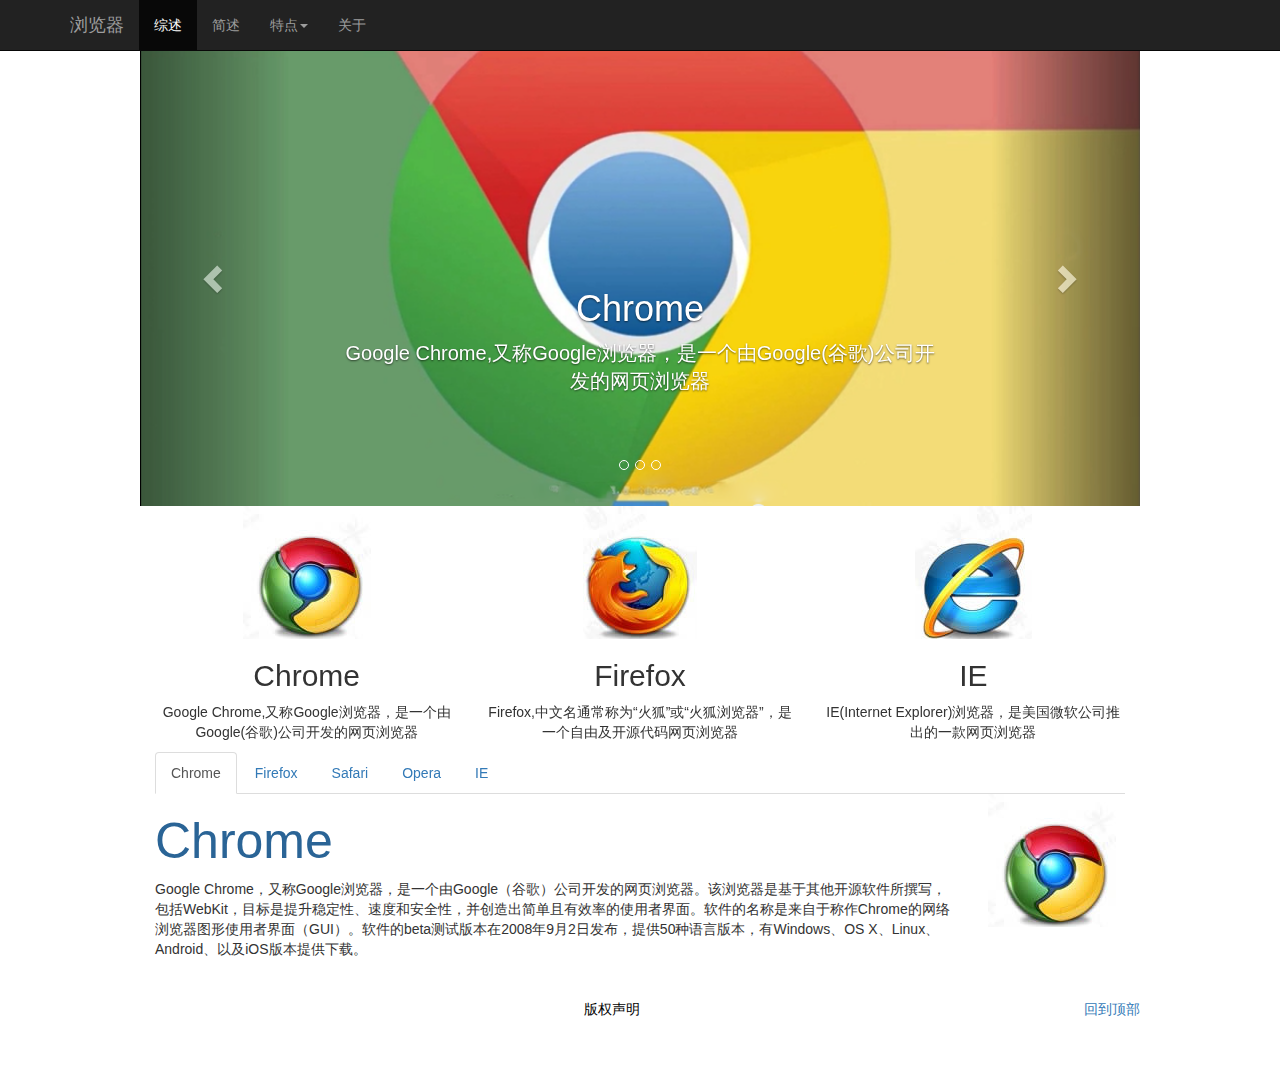
<file: browser/index.html>
<!DOCTYPE html>
<html>
	<head>
		<meta charset="utf-8" />
		<meta http-equiv="X-UA-Compatible" content="IE=edge"/>
		<meta name="viewport" content="width=device-width,initital-scale=1"/>
		<title>浏览器</title>
		<link rel="stylesheet"  href="css/bootstrap.min.css"/>
		<style type="text/css">
			body{
				padding: 50px 0; 
							
			}
			
			#mycarousel img{
				width: 100%;
				height: 40%;
				
			}
			.carousel-caption p{
				margin-bottom: 60px;
				font-size: 20px;
				
			}
			.col-md-4{
				text-align: center;
			}
			.nav-container,footer,#containerone,#mycarousel{
				width: 1000px;
				margin: 0 auto;
			}
			.nav-content{
				padding: 30px 0;
			}
			.row-h2{
				font-size: 50px;
				color: #2a6496;
				
			}
			
			footer{
				text-align: center;
				padding-top: 30px;
				color: #000000;
			}
		</style>
	</head>
	<body>
		
		<nav class="navbar navbar-default navbar-fixed-top navbar-inverse">
			<div class="container">
				<div class="navbar-header">
					<a href="#" class="navbar-brand" >浏览器</a>
					<button type="button" class="navbar-toggle" data-toggle="collapse" data-target="#demo-navbar" />
						<span class="icon-bar"></span>
						<span class="icon-bar"></span>
						<span class="icon-bar"></span>
						<span class="icon-bar"></span>
					</button>

				</div>
				<div class="collapse navbar-collapse" id="demo-navbar">
					<ul class="nav navbar-nav">
						<li class="active"><a href="#">综述</a></li>
						<li><a href="#">简述</a></li>
						<li class="dropdown">
							<a href="#" data-toggle="dropdown">
								特点<span class="caret"></span>
							</a>
							<ul class="dropdown-menu">
								<li><a href="#tab-chrome">Chrome</a></li>
								<li><a href="#tab-firefox">Firefox</a></li>
								<li><a href="#tab-safari">Safari</a></li>
								<li><a href="#tab-opera">Opera</a></li>
								<li><a href="#tab-ie">IE</a></li>
							</ul>
						</li>
						
						<li><a href="#" data-toggle="modal" data-target="#mymodal">关于</a></li>
					</ul>
						
					
				</div>
			</div>
		</nav>

		
		<div class="carousel slide" id="mycarousel">
			<ol class="carousel-indicators">
				<li date-target="#mycarousel" data-slide-to="0"></li>
				<li data-target="#mycarousel" data-slide-to="1"></li>
				<li data-target="#mycarousel" data-slide-to="2"></li>
		
			</ol>
			<div class="carousel-inner">
				<div class="item active">
					<img src="img/QQ截图20160708120512.png" alt="谷歌" />
					<div class="carousel-caption">
						<h1>Chrome</h1>
						<p>Google Chrome,又称Google浏览器，是一个由Google(谷歌)公司开发的网页浏览器</p>
					</div>
				</div>
				<div class="item">
					<img src="img/QQ截图20160708120629.png" alt="火狐" />
					<div class="carousel-caption">
						<h1>Firefox</h1>
						<p>Firefox,中文名通常称为“火狐”或“火狐浏览器”，是一个自由及开源代码网页浏览器</p>
					</div>
				</div>
				<div class="item">
					<img src="img/QQ截图20160708120717.png" alt="Opera" />
					<div class="carousel-caption">
						<h1>Opera</h1>
						<p>Opera浏览器，是跨平台浏览器可以在Windows、Mac、Linux三个操作系统平台上运行</p>
					</div>
				</div>
				<a href="#mycarousel" data-slide="prev" class="carousel-control left">
					<span class="glyphicon glyphicon-chevron-left"></span>
				</a>
				<a href="#mycarousel" data-slide="next" class="carousel-control right">
					<span class="glyphicon glyphicon-chevron-right"></span>
				</a>
			</div>
		</div>
		
		<div class="container" id="containerone">
			<div class="row">
				<div class="col-md-4 col-sm-6 col-xs-12">
					<img src="img/2010071822560954_01.png" alt="Chrome" />
					<h2>Chrome</h2>
					<p>Google Chrome,又称Google浏览器，是一个由Google(谷歌)公司开发的网页浏览器</p>
				</div>
				<div class="col-md-4 col-sm-6 col-xs-12">
					<img src="img/2010071822560954_02.png" alt="Firefox" />
					<h2>Firefox</h2>
					<p>Firefox,中文名通常称为“火狐”或“火狐浏览器”，是一个自由及开源代码网页浏览器</p>
				</div>
				<div class="col-md-4 col-sm-6 col-xs-12">
					<img src="img/2010071822560954_03.png" alt="Opera" />
					<h2>IE</h2>
					<p>IE(Internet Explorer)浏览器，是美国微软公司推出的一款网页浏览器</p>
				</div>
				
			</div>
		</div>
		
		<div class="container nav-container">
			<ul class="nav nav-tabs" id="tab-list">
				<li class="active"><a href="#tab-chrome" data-toggle="tab">Chrome</a></li>
				<li><a href="#tab-firefox" data-toggle="tab">Firefox</a></li>
				<li><a href="#tab-safari" data-toggle="tab">Safari</a></li>
				<li><a href="#tab-opera" data-toggle="tab">Opera</a></li>
				<li><a href="#tab-ie" data-toggle="tab">IE</a></li>
			</ul>
			
			<div class="tab-content">
				<div class="tab-pane active" id="tab-chrome">
					<div class="row">
						<div class="col-md-10">
							<h2 class="row-h2">Chrome</h2>
							<p>Google Chrome，又称Google浏览器，是一个由Google（谷歌）公司开发的网页浏览器。该浏览器是基于其他开源软件所撰写，包括WebKit，目标是提升稳定性、速度和安全性，并创造出简单且有效率的使用者界面。软件的名称是来自于称作Chrome的网络浏览器图形使用者界面（GUI）。软件的beta测试版本在2008年9月2日发布，提供50种语言版本，有Windows、OS X、Linux、Android、以及iOS版本提供下载。</p>
						</div>
						<div class="col-md-2">
							<img src="img/2010071822560954_01.png" alt="Chrome" />
						</div>
					</div>
				</div>
				<div class="tab-pane" id="tab-firefox">
					<div class="row nav-content">
						<div class="col-md-2">
							<img src="img/2010071822560954_02.png" alt="Firefox" />
						</div>
						<div class="col-md-10">
							<h2 class="row-h2">Firebox</h2>
							<p>Mozilla Firefox，中文俗称“火狐”（正式缩写为Fx或fx，非正式缩写为FF），是一个自由及开放源代码网页浏览器，使用Gecko排版引擎，支持多种操作系统，如Windows、Mac OS X及GNU/Linux等。该浏览器提供了两种版本，普通版和ESR（Extended Support Release，延长支持）版，ESR版本是 Mozilla 专门为那些无法或不愿每隔六周就升级一次的企业打造。Firefox ESR 版的升级周期为 42 周，而普通 Firefox 的升级周期为
								6 周。</p>
						</div>
					</div>
				</div>
				<div class="tab-pane" id="tab-safari">
					<div class="row nav-content">
						<div class="col-md-10">
							<h2 class="row-h2">safari</h2>
							<p>Safari，是苹果计算机的最新操作系统Mac OS X中的浏览器，使用了KDE的KHTML作为浏览器的运算核心。Safari,苹果计算机的最新操作系统Mac OS X中新的浏览器，用来取代之前的Internet ExplorerforMac。Safari使用了KDE的KHTML作为浏览器的计算核心。 该浏览器已支持Windows平台，但是与运行在Mac OS X上的safari相比，有些功能出现丢失。Safari也是iPhone手机、iPodTouch、iPad平板电脑中iOS指定默认浏览器。</p>
						</div>
						<div class="col-md-2">
							<img src="img/2010071822560954_07.png" alt="safari" />
						</div>
					</div>
				</div>
				<div class="tab-pane" id="tab-opera">
					<div class="row nav-content">
						<div class="col-md-2">
							<img src="img/2010071822560954_06.png" alt="Opera" />
						</div>
						<div class="col-md-10">
							<h2 class="row-h2">Opera</h2>
							<p>Opera浏览器，是一款挪威Opera Software ASA公司制作的支持多页面标签式浏览的网络浏览器，是跨平台浏览器可以在Windows、Mac和Linux三个操作系统平台上运行。Opera浏览器创始于1995年4月。2016.1.25日最新版本34.0（34.0.2036.50）。</p>
						</div>
					</div>
				</div>
				<div class="tab-pane" id="tab-ie">
					<div class="row nav-content">
						<div class="col-md-10">
							<h2 class="row-h2">IE</h2>
							<p>Internet Explorer，是美国微软公司推出的一款网页浏览器。原称Microsoft Internet Explorer(6版本以前)和Windows Internet Explorer(7、8、9、10、11版本)，简称IE。在IE7以前，中文直译为“网络探路者”，但在IE7以后官方便直接俗称"IE浏览器"。</p>
						</div>
						<div class="col-md-2">
							<img src="img/2010071822560954_03.png" alt="IE" />
						</div>
					</div>
				</div>	
			</div>

		</div>
		
		<footer>
			<p class="pull-right"><a href="#top">回到顶部</a></p>
			<p>版权声明</p>
		</footer>
		
		<div class="modal fade" id="mymodal">
			<div class="modal-dialog">
				<div class="modal-content">
					<div class="modal-header">
						
						<button type="button" class="close" data-dismiss="modal">
							<span>&times;</span>
							
						</button>
						<h4>关于</h4>
					</div>
					<div class="modal-body">
						浏览器是指可以显示网页服务器或者文件系统的HTML文件（标准通用标记语言的一个应用）内容，并让用户与这些文件交互的一种软件。
					</div>
					<div class="modal-footer">
						<button type="button" class="btn btn-default" data-dismiss="modal">了解了</button>
						
					</div>
				</div>
			</div>
		</div>
		
		<script src="js/jquery-1.12.0.js"></script>
		<script src="js/bootstrap.min.js"></script>
		<script>
		
			$(function(){
				$('#demo-navbar .dropdown a').click(function(){
					var href=$(this).attr("href");
					$("#tab-list a[href='"+href+"']").tab("show");
					
				})
			})
			
			
			$('#mycarousel').carousel({
				interval:2000,
			})
		</script>
	</body>
</html>
</file>
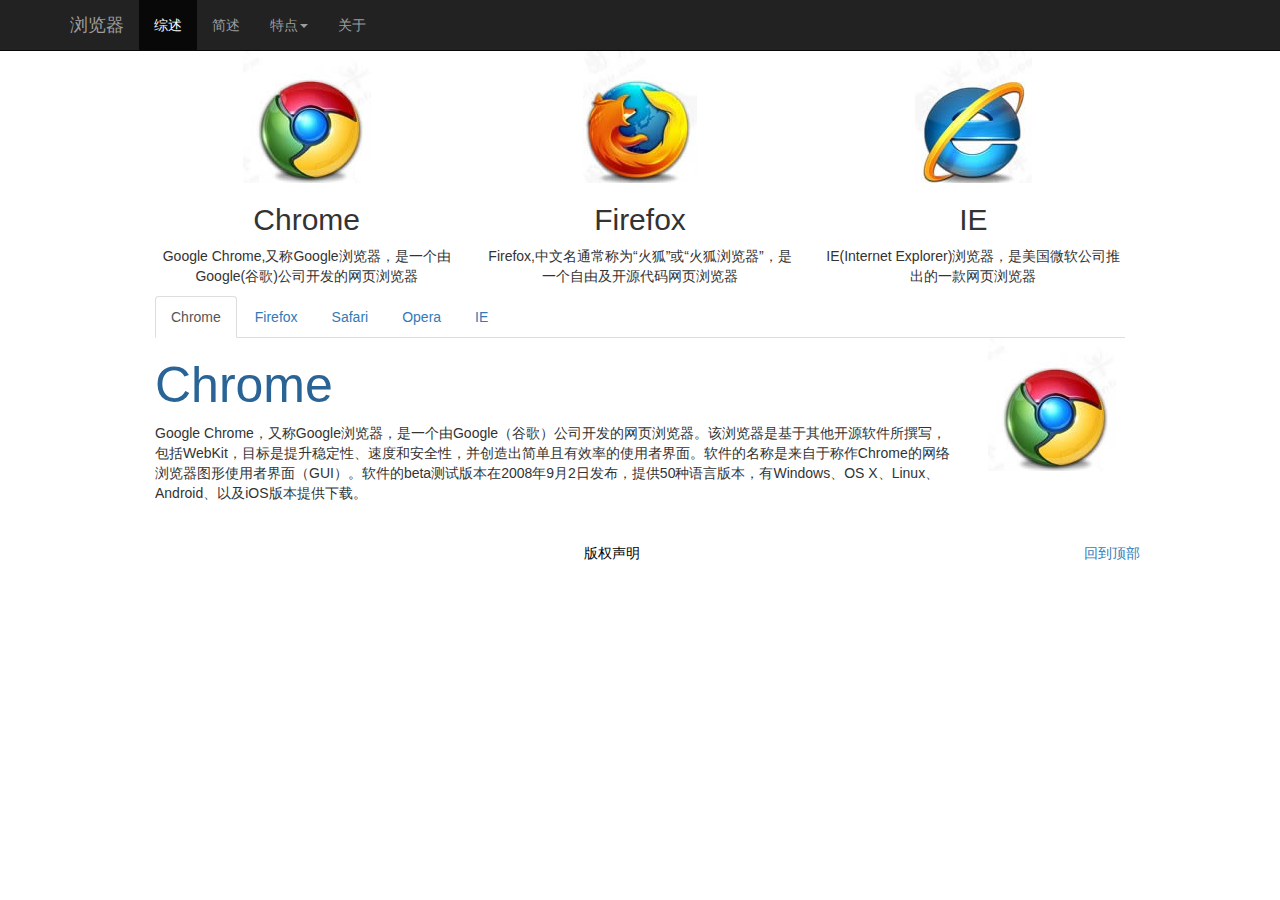
<file: browsers/index.html>
<!DOCTYPE html>
<html>
	<head>
		<meta charset="utf-8" />
		<meta http-equiv="X-UA-Compatible" content="IE=edge"/>
		<meta name="viewport" content="width=device-width,initital-scale=1"/>
		<title>浏览器</title>
		<link rel="stylesheet"  href="css/bootstrap.min.css"/>
		<style type="text/css">
			body{
				padding: 50px 0; 
							
			}
			
			
			.col-md-4{
				text-align: center;
			}
			.nav-container,footer,#containerone,#mycarousel{
				width: 1000px;
				margin: 0 auto;
			}
			.nav-content{
				padding: 30px 0;
			}
			.row-h2{
				font-size: 50px;
				color: #2a6496;
				
			}
			
			footer{
				text-align: center;
				padding-top: 30px;
				color: #000000;
			}
		</style>
	</head>
	<body>
		
		<nav class="navbar navbar-default navbar-fixed-top navbar-inverse">
			<div class="container">
				<div class="navbar-header">
					<a href="#" class="navbar-brand" >浏览器</a>
					<button type="button" class="navbar-toggle" data-toggle="collapse" data-target="#demo-navbar" />
						<span class="icon-bar"></span>
						<span class="icon-bar"></span>
						<span class="icon-bar"></span>
						<span class="icon-bar"></span>
					</button>

				</div>
				<div class="collapse navbar-collapse" id="demo-navbar">
					<ul class="nav navbar-nav">
						<li class="active"><a href="#">综述</a></li>
						<li><a href="#">简述</a></li>
						<li class="dropdown">
							<a href="#" data-toggle="dropdown">
								特点<span class="caret"></span>
							</a>
							<ul class="dropdown-menu">
								<li><a href="#tab-chrome">Chrome</a></li>
								<li><a href="#tab-firefox">Firefox</a></li>
								<li><a href="#tab-safari">Safari</a></li>
								<li><a href="#tab-opera">Opera</a></li>
								<li><a href="#tab-ie">IE</a></li>
							</ul>
						</li>
						
						<li><a href="#" data-toggle="modal" data-target="#mymodal">关于</a></li>
					</ul>
						
					
				</div>
			</div>
		</nav>

		
		
		
		<div class="container" id="containerone">
			<div class="row">
				<div class="col-md-4 col-sm-6 col-xs-12">
					<img src="img/2010071822560954_01.png" alt="Chrome" />
					<h2>Chrome</h2>
					<p>Google Chrome,又称Google浏览器，是一个由Google(谷歌)公司开发的网页浏览器</p>
				</div>
				<div class="col-md-4 col-sm-6 col-xs-12">
					<img src="img/2010071822560954_02.png" alt="Firefox" />
					<h2>Firefox</h2>
					<p>Firefox,中文名通常称为“火狐”或“火狐浏览器”，是一个自由及开源代码网页浏览器</p>
				</div>
				<div class="col-md-4 col-sm-6 col-xs-12">
					<img src="img/2010071822560954_03.png" alt="Opera" />
					<h2>IE</h2>
					<p>IE(Internet Explorer)浏览器，是美国微软公司推出的一款网页浏览器</p>
				</div>
				
			</div>
		</div>
		
		<div class="container nav-container">
			<ul class="nav nav-tabs" id="tab-list">
				<li class="active"><a href="#tab-chrome" data-toggle="tab">Chrome</a></li>
				<li><a href="#tab-firefox" data-toggle="tab">Firefox</a></li>
				<li><a href="#tab-safari" data-toggle="tab">Safari</a></li>
				<li><a href="#tab-opera" data-toggle="tab">Opera</a></li>
				<li><a href="#tab-ie" data-toggle="tab">IE</a></li>
			</ul>
			
			<div class="tab-content">
				<div class="tab-pane active" id="tab-chrome">
					<div class="row">
						<div class="col-md-10">
							<h2 class="row-h2">Chrome</h2>
							<p>Google Chrome，又称Google浏览器，是一个由Google（谷歌）公司开发的网页浏览器。该浏览器是基于其他开源软件所撰写，包括WebKit，目标是提升稳定性、速度和安全性，并创造出简单且有效率的使用者界面。软件的名称是来自于称作Chrome的网络浏览器图形使用者界面（GUI）。软件的beta测试版本在2008年9月2日发布，提供50种语言版本，有Windows、OS X、Linux、Android、以及iOS版本提供下载。</p>
						</div>
						<div class="col-md-2">
							<img src="img/2010071822560954_01.png" alt="Chrome" />
						</div>
					</div>
				</div>
				<div class="tab-pane" id="tab-firefox">
					<div class="row nav-content">
						<div class="col-md-2">
							<img src="img/2010071822560954_02.png" alt="Firefox" />
						</div>
						<div class="col-md-10">
							<h2 class="row-h2">Firebox</h2>
							<p>Mozilla Firefox，中文俗称“火狐”（正式缩写为Fx或fx，非正式缩写为FF），是一个自由及开放源代码网页浏览器，使用Gecko排版引擎，支持多种操作系统，如Windows、Mac OS X及GNU/Linux等。该浏览器提供了两种版本，普通版和ESR（Extended Support Release，延长支持）版，ESR版本是 Mozilla 专门为那些无法或不愿每隔六周就升级一次的企业打造。Firefox ESR 版的升级周期为 42 周，而普通 Firefox 的升级周期为
								6 周。</p>
						</div>
					</div>
				</div>
				<div class="tab-pane" id="tab-safari">
					<div class="row nav-content">
						<div class="col-md-10">
							<h2 class="row-h2">safari</h2>
							<p>Safari，是苹果计算机的最新操作系统Mac OS X中的浏览器，使用了KDE的KHTML作为浏览器的运算核心。Safari,苹果计算机的最新操作系统Mac OS X中新的浏览器，用来取代之前的Internet ExplorerforMac。Safari使用了KDE的KHTML作为浏览器的计算核心。 该浏览器已支持Windows平台，但是与运行在Mac OS X上的safari相比，有些功能出现丢失。Safari也是iPhone手机、iPodTouch、iPad平板电脑中iOS指定默认浏览器。</p>
						</div>
						<div class="col-md-2">
							<img src="img/2010071822560954_07.png" alt="safari" />
						</div>
					</div>
				</div>
				<div class="tab-pane" id="tab-opera">
					<div class="row nav-content">
						<div class="col-md-2">
							<img src="img/2010071822560954_06.png" alt="Opera" />
						</div>
						<div class="col-md-10">
							<h2 class="row-h2">Opera</h2>
							<p>Opera浏览器，是一款挪威Opera Software ASA公司制作的支持多页面标签式浏览的网络浏览器，是跨平台浏览器可以在Windows、Mac和Linux三个操作系统平台上运行。Opera浏览器创始于1995年4月。2016.1.25日最新版本34.0（34.0.2036.50）。</p>
						</div>
					</div>
				</div>
				<div class="tab-pane" id="tab-ie">
					<div class="row nav-content">
						<div class="col-md-10">
							<h2 class="row-h2">IE</h2>
							<p>Internet Explorer，是美国微软公司推出的一款网页浏览器。原称Microsoft Internet Explorer(6版本以前)和Windows Internet Explorer(7、8、9、10、11版本)，简称IE。在IE7以前，中文直译为“网络探路者”，但在IE7以后官方便直接俗称"IE浏览器"。</p>
						</div>
						<div class="col-md-2">
							<img src="img/2010071822560954_03.png" alt="IE" />
						</div>
					</div>
				</div>	
			</div>

		</div>
		
		<footer>
			<p class="pull-right"><a href="#top">回到顶部</a></p>
			<p>版权声明</p>
		</footer>
		
		<div class="modal fade" id="mymodal">
			<div class="modal-dialog">
				<div class="modal-content">
					<div class="modal-header">
						
						<button type="button" class="close" data-dismiss="modal">
							<span>&times;</span>
							
						</button>
						<h4>关于</h4>
					</div>
					<div class="modal-body">
						浏览器是指可以显示网页服务器或者文件系统的HTML文件（标准通用标记语言的一个应用）内容，并让用户与这些文件交互的一种软件。
					</div>
					<div class="modal-footer">
						<button type="button" class="btn btn-default" data-dismiss="modal">了解了</button>
						
					</div>
				</div>
			</div>
		</div>
		
		<script src="js/jquery-1.12.0.js"></script>
		<script src="js/bootstrap.min.js"></script>
		<script>
		
			$(function(){
				$('#demo-navbar .dropdown a').click(function(){
					var href=$(this).attr("href");
					$("#tab-list a[href='"+href+"']").tab("show");
					
				})
			})
			
			
			$('#mycarousel').carousel({
				interval:2000,
			})
		</script>
	</body>
</html>
</file>
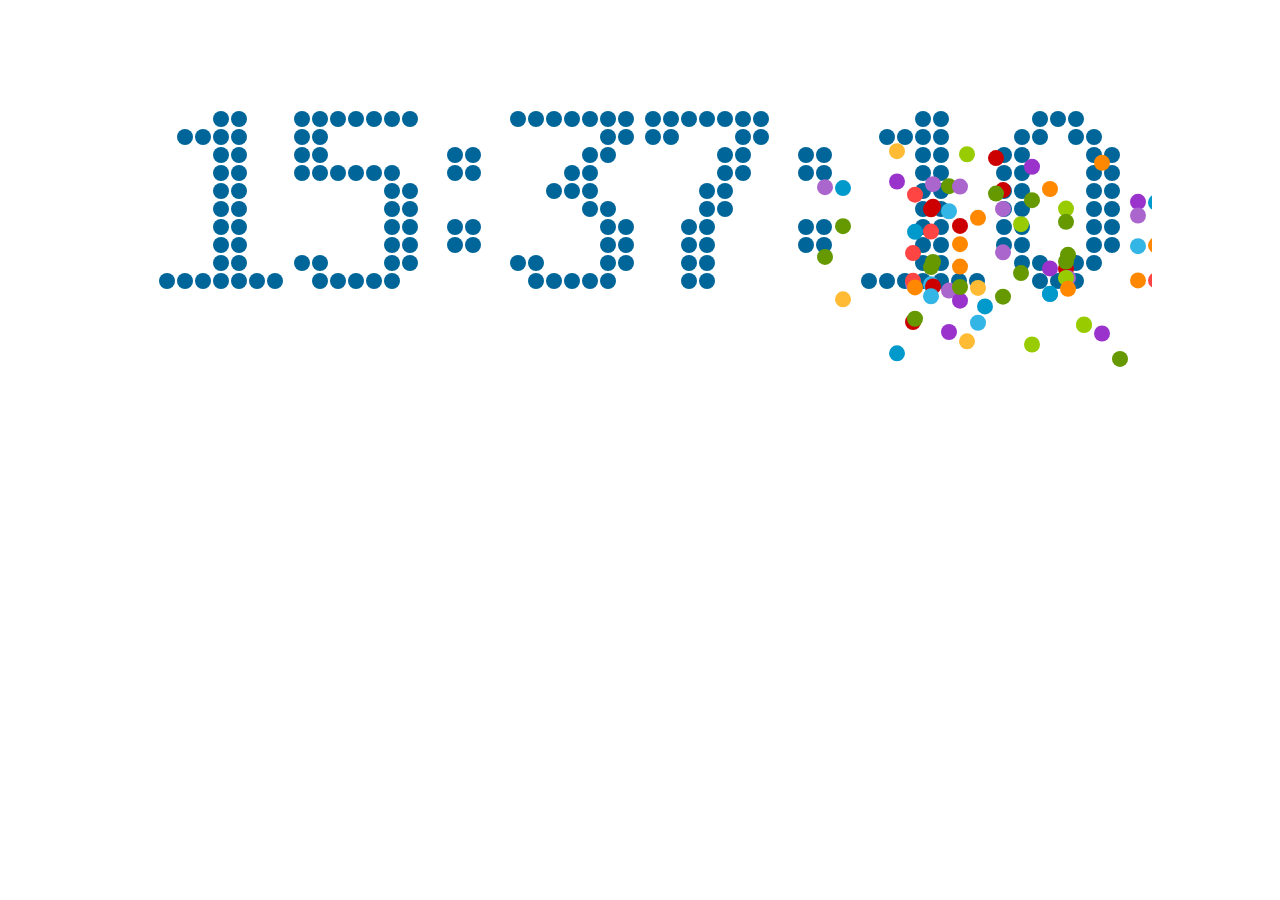
<file: canvas_clock/index.html>
<!DOCTYPE html>
<html>
<head lang="en">
    <meta charset="UTF-8">
    <title></title>
</head>
<body>
    <canvas id="canvas" style="display:block;margin:50px auto;">
        当前浏览器不支持Canvas，请更换浏览器后再试
    </canvas>

    <script src="digit.js"></script>
    <script src="countdown.js"></script>
</body>
</html>
</file>
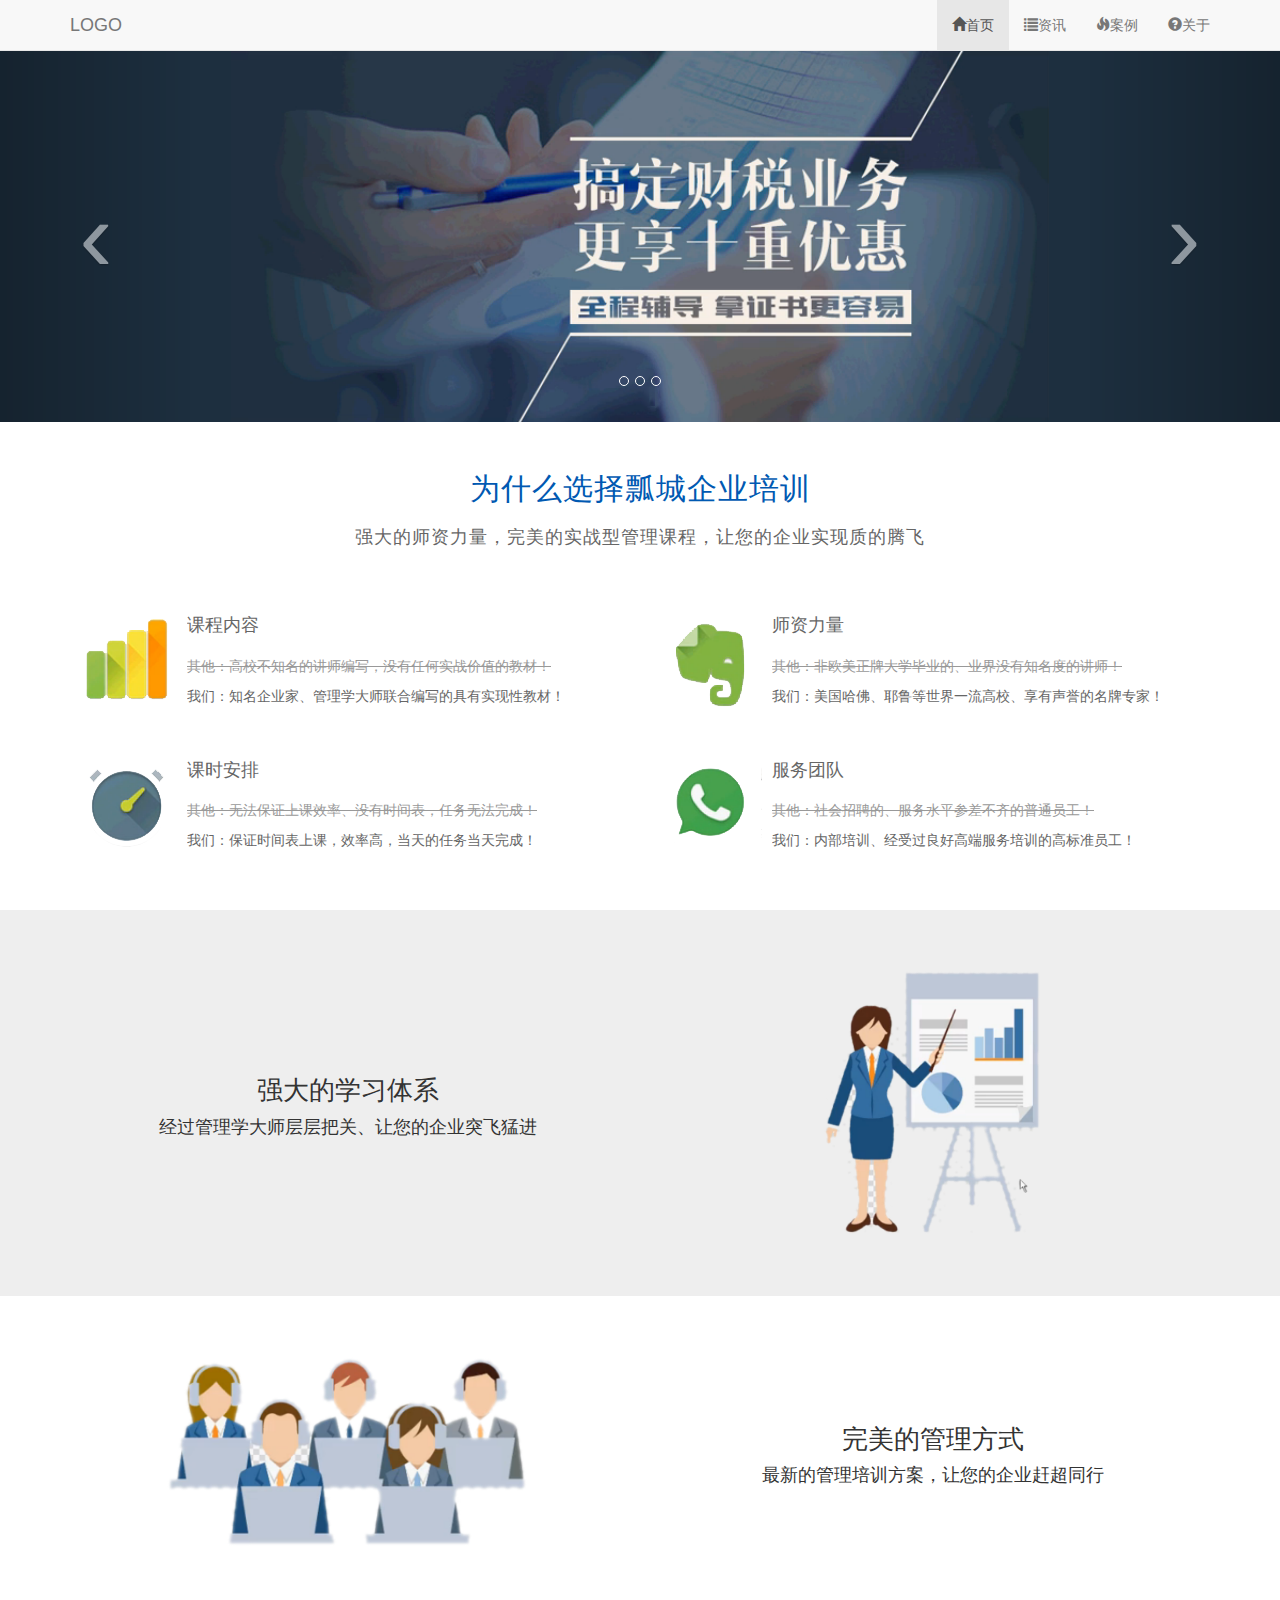
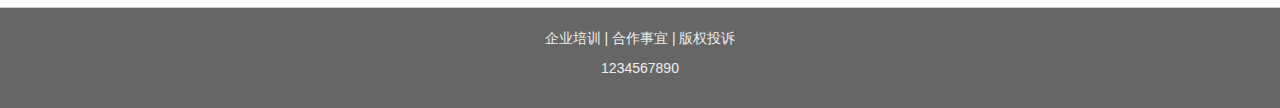
<file: practice/index.html>
<!DOCTYPE html>
<html>
	<head>
		<meta charset="utf-8" />
		<meta name="viewport" content="width=device-width,initial-scale=1,user-scalable=no"/>
		<title>项目实战</title>
		<link rel="stylesheet" href="css/bootstrap.min.css"/>
		<link rel="stylesheet" href="css/style.css" />
		
	</head>
	<body>
		
		<nav class="navbar navbar-default navbar-fixed-top">
			<div class="container">
				<div class="navbar-header">
					<a href="#" class="navbar-brand logo" >LOGO</a>
					<button type="button" class="navbar-toggle" data-toggle="collapse" data-target="#navbar-collapse">
						<span class="icon-bar"></span>
						<span class="icon-bar"></span>
						<span class="icon-bar"></span>
						<span class="icon-bar"></span>
					</button>

				</div>
				<div class="collapse navbar-collapse" id="navbar-collapse">
					<ul class="nav navbar-nav navbar-right" style="margin-top: 0;">
						<li class="active"><a href="index.html"><span class="glyphicon glyphicon-home"></span>首页</a></li>
						<li><a href="information.html"><span class="glyphicon glyphicon-list"></span>资讯</a></li>
						<li><a href="case.html"><span class="glyphicon glyphicon-fire"></span>案例</a></li>
						<li><a href="about.html"><span class="glyphicon glyphicon-question-sign"></span>关于</a></li>
					</ul>
						
					
				</div>
			</div>
		</nav>
		
		<div class="carousel slide" id="mycarousel">
			<ol class="carousel-indicators">
				<li data-target="#mycarousel" data-slide-to="0"></li>
				<li data-target="#mycarousel" data-slide-to="1"></li>
				<li data-target="#mycarousel" data-slide-to="2"></li>
			</ol>
			<div class="carousel-inner">
				<div class="item active" id="carousel-img-one">
					<img src="img/QQ截图20160708220853.png" alt="第一张" />
				</div>
				<div class="item" id="carousel-img-two">
					<img src="img/QQ截图20160708220955.png" alt="第二张" />
				</div>
				<div class="item" id="carousel-img-three">
					<img src="img/QQ截图20160708221257.png" alt="第三张" />
				</div>
			</div>
			<a href="#mycarousel" data-slide="prev" class="carousel-control left">&lsaquo;</a>
			<a href="#mycarousel" data-slide="next" class="carousel-control right">&rsaquo;</a>
		</div>
		
		<div class="tab1">
			<div class="container">
				<h2 class="tab-h2">为什么选择瓢城企业培训</h2>
				<p class="tab-p">强大的师资力量，完美的实战型管理课程，让您的企业实现质的腾飞</p>
				<div class="row">
					<div class="col-md-6 col">
						<div class="media">
							<div class="media-left">
								<a href="#"><img class="media-object" src="img/QQ截图20160709023016.png" alt="" /></a>
							</div>
							<div class="media-body">
								<h4 class="media-heading">课程内容</h4>
								<p class="text-muted">其他：高校不知名的讲师编写，没有任何实战价值的教材！</p>
								<p>我们：知名企业家、管理学大师联合编写的具有实现性教材！</p>
							</div>
						</div>
					</div>
					<div class="col-md-6 col">
						<div class="media">
							<div class="media-left">
								<a href="#"><img class="media-object" src="img/QQ截图20160709023432.png" alt="" /></a>
							</div>
							<div class="media-body">
								<h4 class="media-heading">师资力量</h4>
								<p class="text-muted">其他：非欧美正牌大学毕业的、业界没有知名度的讲师！</p>
								<p>我们：美国哈佛、耶鲁等世界一流高校、享有声誉的名牌专家！</p>
							</div>
						</div>						
					</div>
					<div class="col-md-6 col">
						<div class="media">
							<div class="media-left">
								<a href="#"><img class="media-object" src="img/QQ截图20160709023114.png" alt="" /></a>
							</div>
							<div class="media-body">
								<h4 class="media-heading">课时安排</h4>
								<p class="text-muted">其他：无法保证上课效率、没有时间表，任务无法完成！</p>
								<p>我们：保证时间表上课，效率高，当天的任务当天完成！</p>
							</div>
						</div>						
					</div>
					<div class="col-md-6 col">
						<div class="media">
							<div class="media-left">
								<a href="#"><img class="media-object" src="img/QQ截图20160709023302.png" alt="" /></a>
							</div>
							<div class="media-body">
								<h4 class="media-heading">服务团队</h4>
								<p class="text-muted">其他：社会招聘的、服务水平参差不齐的普通员工！</p>
								<p>我们：内部培训、经受过良好高端服务培训的高标准员工！</p>
							</div>
						</div>						
					</div>
				</div>
			</div>
				
		</div>
		
		
		<div class="tab2">
			<div class="container">
				<div class="row">
					<div class="col-md-6 col-sm-6 tab2-img">
						<img src="img/QQ截图20160709124321.png" class="auto img-responsive center-block" alt="" />
						
					</div>
					<div class=" text col-md-6 col-sm-6 tab2-text">
						<h3>强大的学习体系</h3>
						<p>经过管理学大师层层把关、让您的企业突飞猛进</p>
					</div>
				</div>
				
			</div>
		</div>
		
		<div class="tab3">
			<div class="container">
				<div class="row">
					<div class="col-md-6 col-sm-6">
						<img src="img/QQ截图20160709124154.png" class="auto img-responsive center-block" alt="" />
						
					</div>
					<div class="text col-md-6 col-sm-6">
						<h3>完美的管理方式</h3>
						<p>最新的管理培训方案，让您的企业赶超同行</p>
					</div>
				</div>
				
			</div>
		</div>
		
		<footer id="footer">
			<div class="container">
				<p>企业培训 | 合作事宜 | 版权投诉</p>
				<p>1234567890</p>
			</div>
		</footer>
		
	<script src="js/jquery-1.12.0.js"></script>
	<script src="js/bootstrap.min.js" ></script>
	<script type="text/javascript">
		$(function(){
			
			//轮播图自动播放
			$('#mycarousel').carousel({
				interval:2000,
			})
			
			//设置垂直居中
			$('.carousel-control').css('line-height',$('.carousel-inner img').eq(0).height()+'px')
			$(window).resize(function(){
				var $height=$('.carousel-inner img').eq(0).height()||
				            $('.carousel-inner img').eq(1).height()||
				            $('.carousel-inner img').eq(2).height();
				$('.carousel-control').css('line-height',$height+'px')
			})
			
			//设置文字垂直居中
			$(window).load(function(){
				$('.text').eq(0).css('margin-top',($('.auto').eq(0).height()-$('.text').eq(0).height())/2+'px')
			})
			$(window).resize(function(){
				$('.text').eq(0).css('margin-top',($('.auto').eq(0).height()-$('.text').eq(0).height())/2+'px')
			})
			$(window).load(function(){
				$('.text').eq(1).css('margin-top',($('.auto').eq(1).height()-$('.text').eq(1).height())/2+'px')
			})	
			$(window).resize(function(){
				$('.text').eq(1).css('margin-top',($('.auto').eq(1).height()-$('.text').eq(1).height())/2+'px')
			})
			
		})
	</script>		
		
	</body>
</html>
</file>
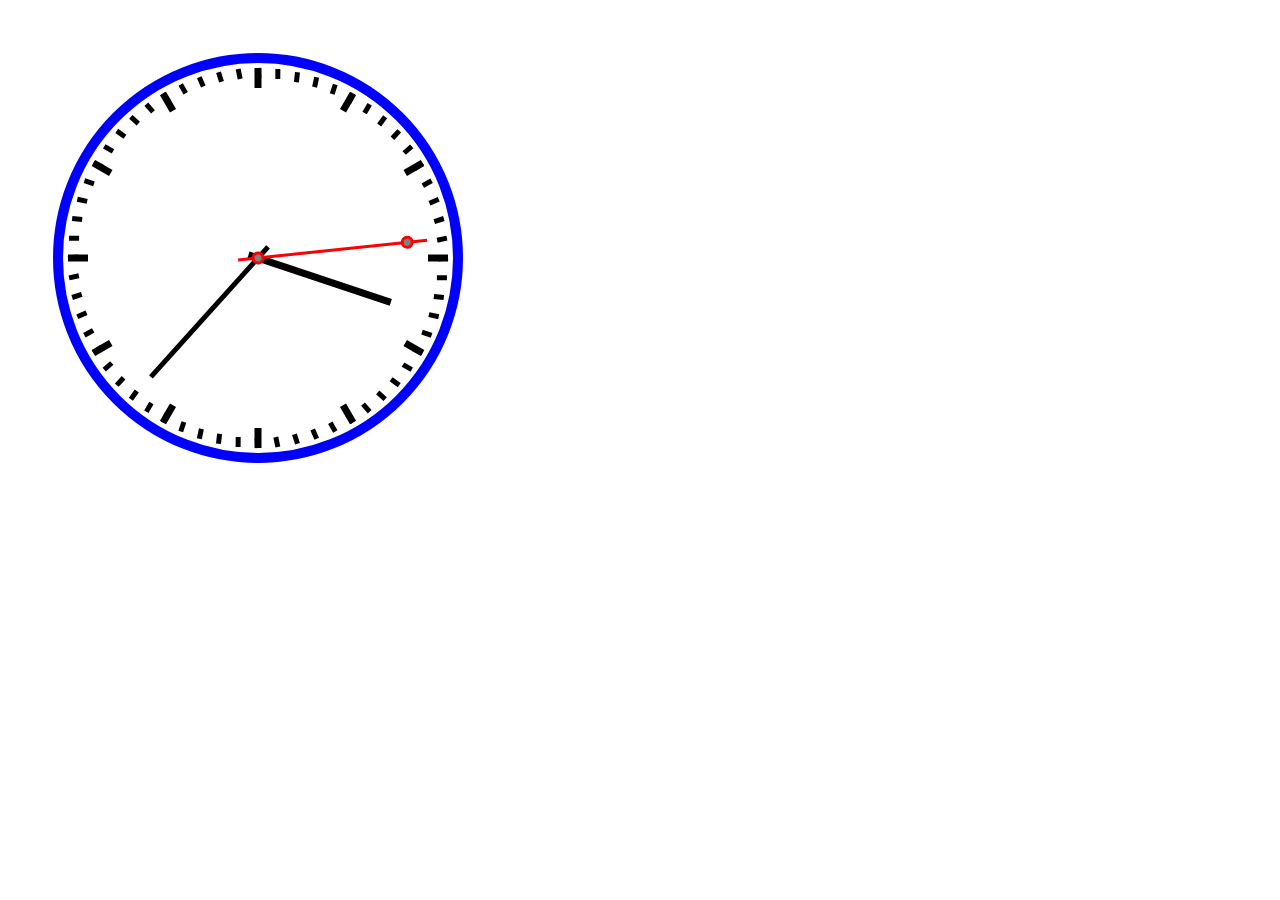
<file: 兄弟连HTML5——07.canvas实例1——时钟.html>
<!DOCTYPE html>
<html>
	<head>
		<meta charset="utf-8" />
		<title></title>
	</head>
	<body>
	
			<!--本章概要
			1.分析时钟的组成
			2.分析需要的canvas技术
			3.动手操作
			4.美化时钟
			
			主要应用的技术
			1.canvas画线
			2.canvas画圆
			3.笔触修改和填充笔修改
			4.角度旋转
			5.js部分对象和方法（Date对象和setInterval）-->
			
			<canvas id="clock" width="500" height="500">
				您的浏览器不支持canvas标签，无法看到时钟
			</canvas>
	<script type="text/javascript">
		var clock=document.getElementById("clock");
		var cxt=clock.getContext("2d");
		
		function drawClock(){
			//清除画布
			cxt.clearRect(0,0,500,500);
			var now=new Date();
			var sec=now.getSeconds();
			var min=now.getMinutes();
			var hour=now.getHours();
			//小时必须获取浮点类型
			hour=hour+min/60;
			//问题 19:23:30
			//将24小时进制转为12小时
			hour=hour>12?hour-12:hour;
			
			//表盘（蓝色）
			cxt.lineWidth=10;
			cxt.strokeStyle="blue";
			cxt.beginPath();
			cxt.arc(250,250,200,0,360,false);
			cxt.closePath();
			cxt.stroke();
			
			//刻度
			//时刻度
			for(var i=0;i<12;i++){
				cxt.save();
				//设置时针的粗细
				cxt.lineWidth=7;
				//设置时针的颜色
				cxt.strokeStyle="#000";
				//先设置0，0点
				cxt.translate(250,250);
				//再设置旋转角度
				cxt.rotate(i*30*Math.PI/180);
				cxt.beginPath();
				cxt.moveTo(0,-170);
				cxt.lineTo(0,-190);
				cxt.closePath();
				cxt.stroke();
				cxt.restore();
			}
			
			//分刻度
			for(var i=0;i<60;i++){
				cxt.save();
				//设置分刻度的粗细
				cxt.lineWidth=5;
				//设置颜色（使用时刻度的颜色）
				cxt.strokeStyle="#000";
				//设置或者重置画布的0,0点
				cxt.translate(250,250);
				//设置旋转角度
				cxt.rotate(i*6*Math.PI/180);
				//画分针刻度
				cxt.beginPath();
				cxt.moveTo(1,-180);
				cxt.lineTo(0,-190);
				cxt.closePath();
				cxt.stroke();
				cxt.restore();
			}
			
			//时针
			cxt.save();
			//设置时针风格
			cxt.lineWidth=7;
			//设置时针颜色
			cxt.strokeStyle="#000";
			//设置异次元空间的0,0点
			cxt.translate(250,250);
			//设置旋转角度
			cxt.rotate(hour*30*Math.PI/180);
			cxt.beginPath();
			cxt.moveTo(0,-140);
			cxt.lineTo(0,10);
			cxt.closePath();
			cxt.stroke();
			cxt.restore();
			
			//分针
			cxt.save();
			//设置分针的风格
			cxt.lineWidth=5;
			cxt.strokeStyle="#000";
			//设置异次元空间画布的圆心
			cxt.translate(250,250);
			//设置旋转角度
			cxt.rotate(min*6*Math.PI/180);
			cxt.beginPath();
			cxt.moveTo(0,-160);
			cxt.lineTo(0,15);
			cxt.closePath();
			cxt.stroke();
			cxt.restore();
			
			//秒针
			cxt.save();
			//设置秒针的风格
			cxt.lineWidth=3;
			cxt.strokeStyle="red";
			//设置异次元空间画布的圆心
			cxt.translate(250,250);
			//设置旋转角度
			cxt.rotate(sec*6*Math.PI/180);
			cxt.beginPath();
			cxt.moveTo(0,-170);
			cxt.lineTo(0,20);
			cxt.closePath();
			cxt.stroke();
			//画出时针、分针、秒针的交叉点
			cxt.beginPath();
			cxt.arc(0,0,5,0,360,false);
			cxt.closePath();
			//设置填充样式
			cxt.fillStyle="gray";
			cxt.fill();
			//设置笔触样式(秒针已设置)
			cxt.stroke();
			//设置秒针前段的小圆点
			cxt.beginPath();
			cxt.arc(0,-150,5,0,360,false);
			cxt.closePath();
			//设置填充样式
			cxt.fillStyle="gray";
			cxt.fill();
			//设置笔触样式(秒针已设置)
			cxt.stroke();
			cxt.restore();
		}
		//使用setInterval()，让时钟动起来
		drawClock();
		setInterval(drawClock,1000);
	</script>
	</body>
</html>
</file>
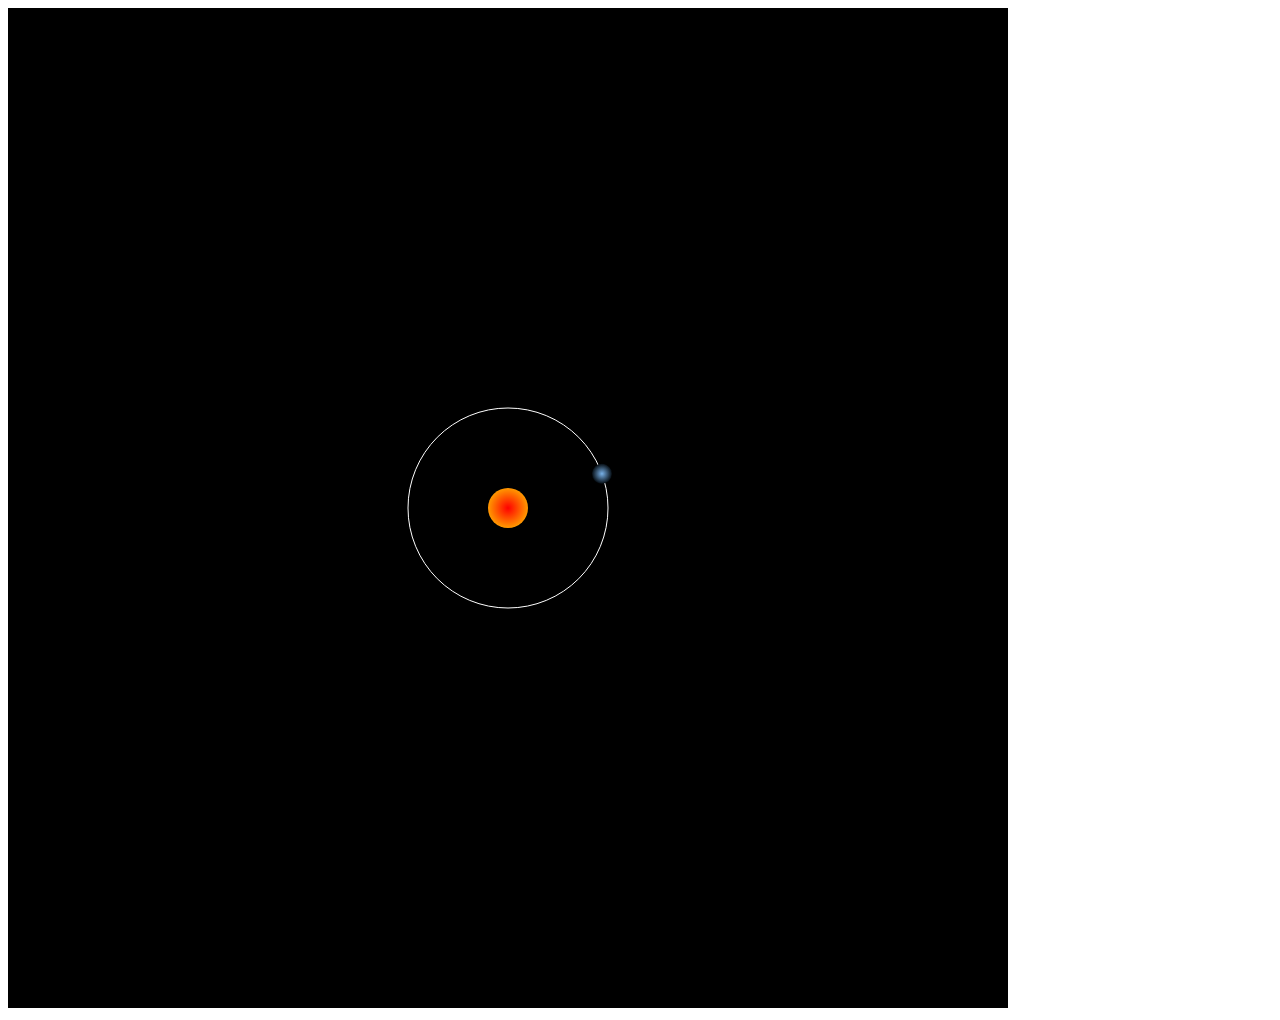
<file: 兄弟连HTML5——08.canvas实例2——太阳系1.html>
<!DOCTYPE html>
<!DOCTYPE html>
<!DOCTYPE html>
<html>
	<head>
		<meta charset="utf-8" />
		<title></title>
	</head>
	<body>
	
			<!--本章概要
			1.分析太阳系的组成
			2.分析需要的canvas技术
			3.动手操作
			  (1)先画一个太阳和地球的简单旋转
			  (2)再画一个太阳和八大行星的组合
			  
			主要应用的技术
			1.canvas画线
			2.canvas画圆
			3.笔触修改和填充笔修改
			4.制作渐变色
			5.角度旋转
			6.js部分对象和方法（setInterval）-->
			
			<canvas id="canvas" width="1000" height="1000" style="background: black;">
				您的浏览器不支持canvas标签，无法看到时钟
			</canvas>
	<script type="text/javascript">
		var canvas=document.getElementById("canvas");
		var cxt=canvas.getContext("2d");
		
		//声明一个时间参数(1:一天)
		var time=0;
		function draw(){
			//清除画布
			cxt.clearRect(0,0,1000,1000);
			//画轨迹
			//设置笔触颜色
			cxt.strokeStyle="#fff";
			cxt.beginPath();
			cxt.arc(500,500,100,0,360,false);
			cxt.closePath();
			cxt.stroke();
			
			//画太阳
			cxt.beginPath();
			cxt.arc(500,500,20,0,360,false);
			cxt.closePath();
			//太阳需要填充颜色
			//设置填充颜色（渐变色）
			//cxt.createRadialGradient(内圆心x,内圆心y,内半径,外圆心x,外圆心y,外半径)；
			var sunColor=cxt.createRadialGradient(500,500,0,500,500,20);
			sunColor.addColorStop(0,"#f00");
			sunColor.addColorStop(1,"#f90");
			cxt.fillStyle=sunColor;
			cxt.fill();
			
			//画地球
			cxt.save();
			//设置一下异次元空间的0，0点
			cxt.translate(500,500);
			//设置旋转角度
			//cxt.rotate(90*Math.PI/180);
			//地球公转一周需要365天，一天转365/360度
			cxt.rotate(time*365/360*Math.PI/180);
			//画出地球
			cxt.beginPath();
			cxt.arc(0,-100,10,0,360,false);
			cxt.closePath();
			//设置一下地球的颜色
			var earthColor=cxt.createRadialGradient(0,-100,0,0,-100,10);
			earthColor.addColorStop(0,"#78B1E8");
			earthColor.addColorStop(1,"#050C12");
			cxt.fillStyle=earthColor;
			cxt.fill();
			cxt.restore();
			//每画一次图像，时间参数加1
			time+=1;
		}
		
		//使地球动起来
		setInterval(draw,10);
	</script>
	</body>
</html>
</file>
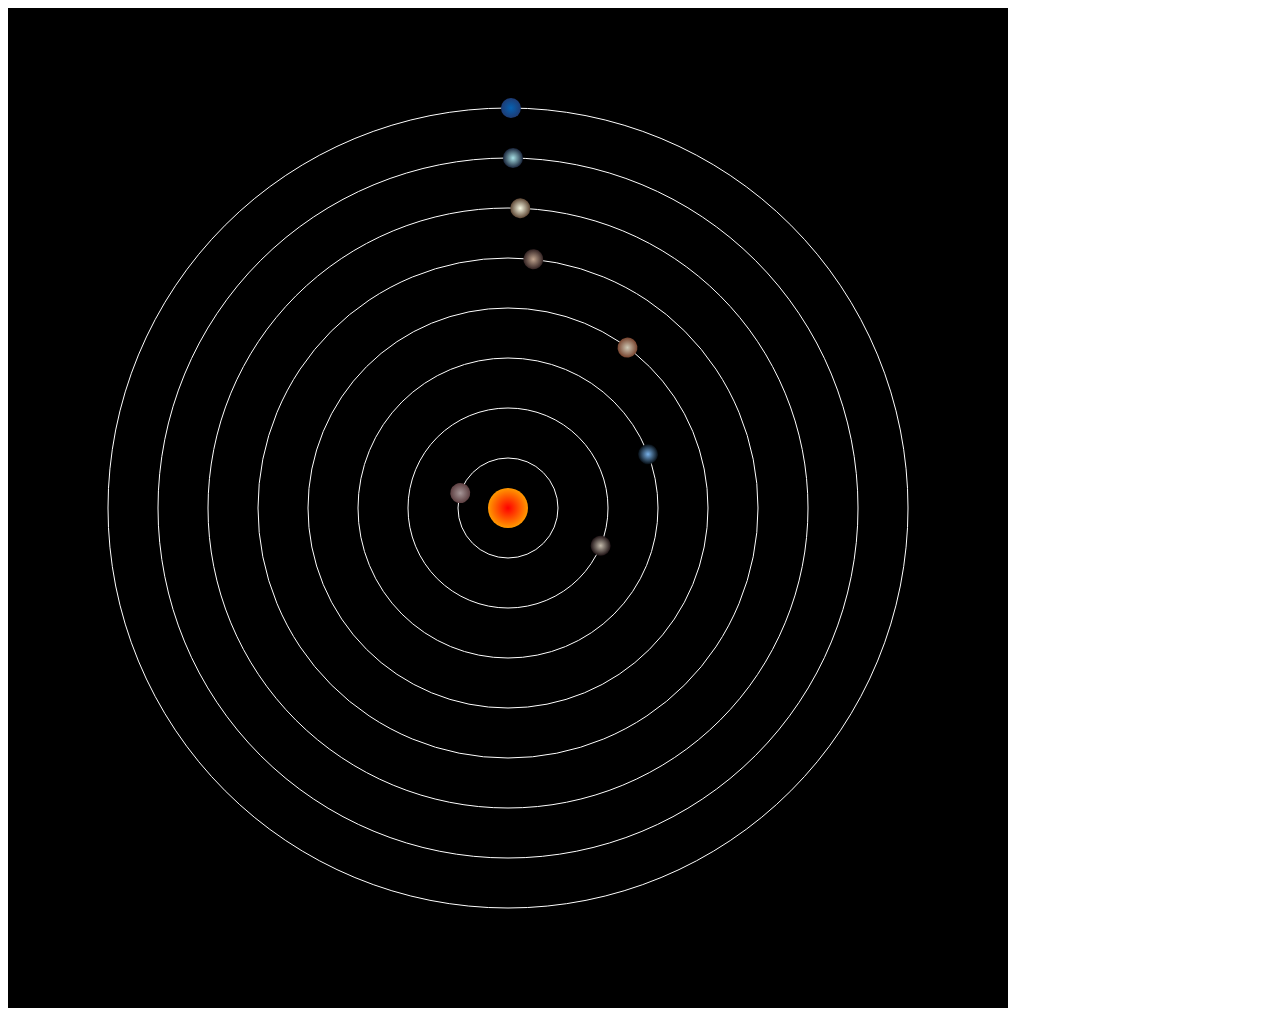
<file: 兄弟连HTML5——09.canvas实例2——太阳系2.html>
<!DOCTYPE html>
<html>
	<head>
		<meta charset="utf-8" />
		<title></title>
	</head>
	<body>
			
			<canvas id="canvas" width="1000" height="1000" style="background: black;">
				您的浏览器不支持canvas标签，无法看到时钟
			</canvas>
	<script type="text/javascript">
		var canvas=document.getElementById("canvas");
		var cxt=canvas.getContext("2d");
		
		//轨道
		function drawTrack(){
			for(var i=0;i<8;i++){
				cxt.beginPath();
				cxt.arc(500,500,(i+1)*50,0,360,false);
				cxt.closePath();
				//设置笔触的颜色
				cxt.strokeStyle="#fff";
				cxt.stroke();
			}
		}
		drawTrack();
		
		//星球
		/*function drawStar(x,y,radius,cycle,sColor,eColor){
			var time=0;
			//保存之前的画布内容
			cxt.save();
			//重置0,0点
			cxt.translate(500,500);
			//设置旋转角度
			cxt.rotate(time*(360/cycle)*Math.PI/180);
			//画星球
			cxt.beginPath();
			cxt.arc(x,y,radius,0,360,false);
			cxt.closePath();
			//设置星球的填充颜色
			var color=cxt.createRadialGradient(x,y,0,x,y,radius);
			//设置渐变效果
			color.addColorStop(0,sColor);//渐变开始点和颜色
			color.addColorStop(1,eColor);//渐变结束点和颜色
			cxt.fillStyle=color;//将渐变对象复制给填充画笔
			//填充星球
			cxt.fill();
				
			//恢复之前保存的画布内容
			cxt.restore();
			//执行完毕后时间增加
			this.time+=1;
		}
		drawStar(0,0,20,0,"#f00","#f90");*/
		function star(x,y,radius,cycle,sColor,eColor){
			//画出星球需要哪些属性
			//星球的坐标点
			this.x=x;
			this.y=y;
			//星球的半径
			this.radius=radius;
			//公转周期
			this.cycle=cycle;
			//星球的颜色（开始色，结束色）
			this.sColor=sColor;
			this.eColor=eColor;
			//新建一个渐变颜色空对象
			this.color=null;
			//设置一个计时器
			this.time=0;
			this.draw=function(){
				//保存之前的画布内容
				cxt.save();
				//重置0,0点
				cxt.translate(500,500);
				//设置旋转角度
				cxt.rotate(this.time*(360/this.cycle)*Math.PI/180);
				//画星球
				cxt.beginPath();
				cxt.arc(this.x,this.y,this.radius,0,360,false);
				cxt.closePath();
				//设置星球的填充颜色
				this.color=cxt.createRadialGradient(this.x,this.y,0,this.x,this.y,this.radius);
				//设置渐变效果
				this.color.addColorStop(0,this.sColor);//渐变开始点和颜色
				this.color.addColorStop(1,this.eColor);//渐变结束点和颜色
				cxt.fillStyle=this.color;//将渐变对象复制给填充画笔
				//填充星球
				cxt.fill();
				//恢复之前保存的画布内容
				cxt.restore();
				//执行完毕后时间增加
				this.time+=1;
			}
		}

		//创建一个太阳对象的构造函数
		function Sun(){
			star.call(this,0,0,20,0,"#f00","#f90");
		}
		
		//创建一个水星对象的构造函数
		function Mercury(){
			star.call(this,0,-50,10,87.7,"#a69697","#5c3e40");
		}
		
		//创建一个金星对象的构造函数
		function Venus(){
			star.call(this,0,-100,10,224.701,"#c4bbac","#1f1315");
		}
		
		//创建一个地球对象的构造函数
		function Earth(){
			star.call(this,0,-150,10,365.225,"#78b1e8","#050c12");
		}
		
		//创建一个火星对象的构造函数
		function Mars(){
			star.call(this,0,-200,10,686.98,"#cec9b6","#76422d");
		}
		
		//创建一个木星对象的构造函数
		function Juplter(){
			star.call(this,0,-250,10,4332.589,"#c0a48e","#322222");
		}
		
		//创建一个土星对象的构造函数
		function Satum(){
			star.call(this,0,-300,10,10759.5,"#f7f9e3","#5c4533");
		}
		
		//创建一个天王星对象的构造函数
		function Uranus(){
			star.call(this,0,-350,10,30799.095,"#a7e1e5","#19243a");
		}
		
		//创建一个天王星对象的构造函数
		function Neptune(){
			star.call(this,0,-400,10,60152,"#0661b2","#1e3b73");
		}
		
		var sun=new Sun();
		var mercury=new Mercury();
		var venus=new Venus();
		var earth=new Earth();
		var mars=new Mars();
		var juplter=new Juplter();
		var satum=new Satum();
		var uranus=new Uranus();
		var neptune=new Neptune();
		
		function move(){
			cxt.clearRect(0,0,1000,1000);
			drawTrack();
			sun.draw();
			mercury.draw();
			venus.draw();
			earth.draw();
			mars.draw();
			juplter.draw();
			satum.draw();
			uranus.draw();
			neptune.draw();
		}
		
		
		//使星球进行运动
		setInterval(move,10);
	</script>
	</body>
</html>
</file>
<file: practice/css/style.css>
.logo{
	padding: 15px;
}
#mycarousel{
	margin: 50px 0 0 0;
}
#navbar-collapse ul{
	margin-top: 0;
}
.carousel-inner img{
	margin: 0 auto;
}
#carousel-img-one{
	background-color: rgb(29,47,63);
}
#carousel-img-two{
	background-color: rgb(240,223,213);
}
#carousel-img-three{
	background-color: rgb(230,56,36);
}
.carousel-control{
	font-size: 100px;
	line-height: 373px;
}
.tab-h2{
	font-size: 20px;
	text-align: center;
	letter-spacing: 1px;
	color: #0059b2;
}
.tab-p{
	font-size: 15px;
	text-align: center;
	letter-spacing: 1px;
	margin: 20px 0 40px 0;
}
.tab1{
	margin: 30px 0;
	color: #666;
}
.tab1 .text-muted{
	color: #999999;
	text-decoration: line-through;
}
.tab1 .media-heading{
	margin: 5px 0 20px 0;
}
.tab1 .col{
	padding: 20px;
}
.tab2{
	background-color: #EEEEEE;
	padding: 60px 20px;
	text-align: center;
}
.tab2 img{
	width: 40%;
	height: 40%;
}
.tab3{
	padding: 60px 0;
	text-align: center;
}
.tab3 img{
	width: 65%;
	height: 65%;
}
.text h3{
	font-size: 20px;
}
.text p{
	font-size: 14px;
}
.jumbotron{
	background-image: url(../img/QQ截图20160709155651.png);
	margin: 50px 0 0 0;
	color: #CCCCCC;
}
.jumbotron h1{
	font-size: 26px;
	padding: 0 0 0 20px;
}
.jumbotron h4{
	font-size: 15px;
	padding: 0 0 0 20px;
}
#information{
	background-color: #EEEEEE;
	padding: 40px 0;
}
.info-content{
	background-color: #FFFFFF;
	margin: 0 0 20px 0;
	box-shadow: 2px 2px 3px #CCCCCC;
}
.info-content img{
	margin: 12px 0;
}
.info-content h4{
	color: #333333;
	padding: 2px 0 0 0;
	font-size: 14px;
}
.info-content p{
	line-height: 1.6;
}
.info-right{
	background-color: #FFFFFF;
	box-shadow: 2px 2px 3px #CCCCCC;
}
.info-right blockquote{
	margin: 0;
	padding: 0;
}
.info-right h2{
	font-size: 20px;
	padding: 5px;
	color: #333333;
}
.info-right h4{
	color: #333333;
	font-size: 16px;
	padding-top: 2px;
	/*line-height: 1.6;*/
}

#case{
	padding: 40px 0;
	background-color: #EEEEEE;
	text-align: center;
}
#case h4{
	color: #666666;
}
#case p{
	color: #666666;
	line-height: 1.6;
}
#about{
	background-color: #EEEEEE;
	padding: 40px 15px;
	
}
#about a{
	color: #0059B2;
}
#about .about{
	background-color: #FFFFFF;
	box-shadow: 2px 2px 3px #CCCCCC;
	
}
#about h3{
	color: #333333;
	font-size: 18px;
	border-bottom: 1px solid #EEEEEE;
	padding: 20px 0;
	margin: 0 0 10px 0;
}
#about p{
	line-height: 2;
	font-size: 13px;
}
#footer{
	background-color: #666666;
	border-top: 1px solid #CCCCCC;
	padding: 20px;
	text-align: center;
	color: #EEEEEE;
}
/*没有小于768px，是因为Bootstrap3以移动端优先设计*/
/*小屏幕（平板，大于等于768px）*/
@media only screen and (min-width: 768px) {
	.tab-h2{
		font-size: 26px;
	}
	.tab-p{
		font-size: 16px;
	}	
	.text h3{
		font-size: 22px;
	}
	.text p{
		font-size: 15px;
	}
	.tab2-text{
		float: left;
	}
	.tab2-img{
		float: right;
	}
	.jumbotron h1{
		font-size: 30px;
		
	}
	.jumbotron h4{
		font-size: 16px;
		
	}
	.info-content h4{
		font-size: 16px;
		overflow: hidden;
		white-space: nowrap;
		text-overflow: ellipsis;
	}
		#about h3{
		font-size: 19px;
	}
	#about p{
		font-size: 14px;
	}

}
/*中等屏幕（屏幕显示器，大于等于992px）*/
@media only screen and (min-width: 992px) {
	.tab-h2{
		font-size: 28px;
	}
	.tab-p{
		font-size: 17px;
	}
	.text h3{
		font-size: 24px;
	}
	.text p{
		font-size: 16px;
	}	
	.jumbotron h1{
		font-size: 33px;
		
	}
	.jumbotron h4{
		font-size: 17px;
		
	}
	.info-content h4{
		18px;
	}
		#about h3{
		font-size: 20px;
	}
	#about p{
		font-size: 15px;
	}

}
/*大屏幕（大桌面显示器，大于等于1200px）*/
@media only screen and (min-width: 1200px) {
	.tab-h2{
		font-size: 30px;
	}
	.tab-p{
		font-size: 18px;
	}
	.text h3{
		font-size: 26px;
	}
	.text p{
		font-size: 18px;
	}
	.jumbotron h1{
		font-size: 36px;
		
	}
	.jumbotron h4{
		font-size: 18px;
		
	}
	.info-content h4{
		font-size: 20px;
	}
	#about h3{
		font-size: 22px;
	}
	#about p{
		font-size: 16px;
	}
}
</file>
